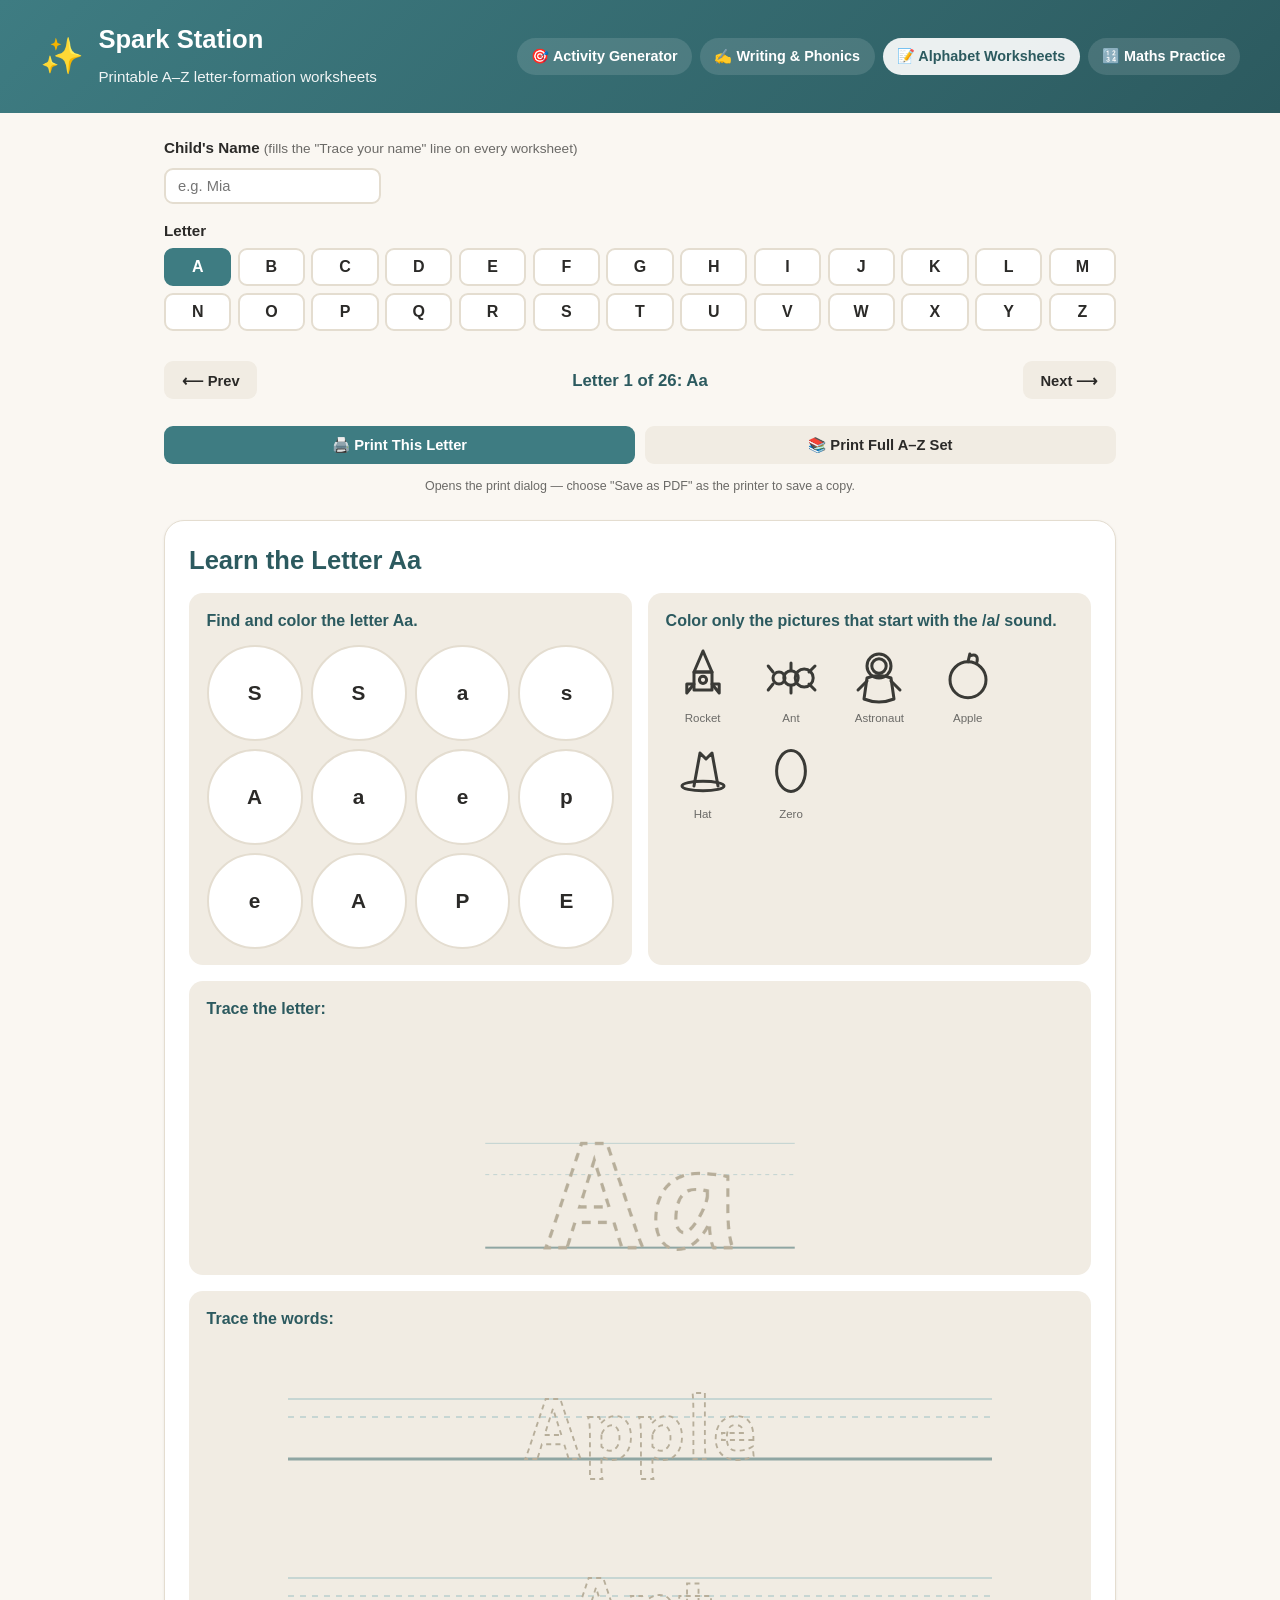
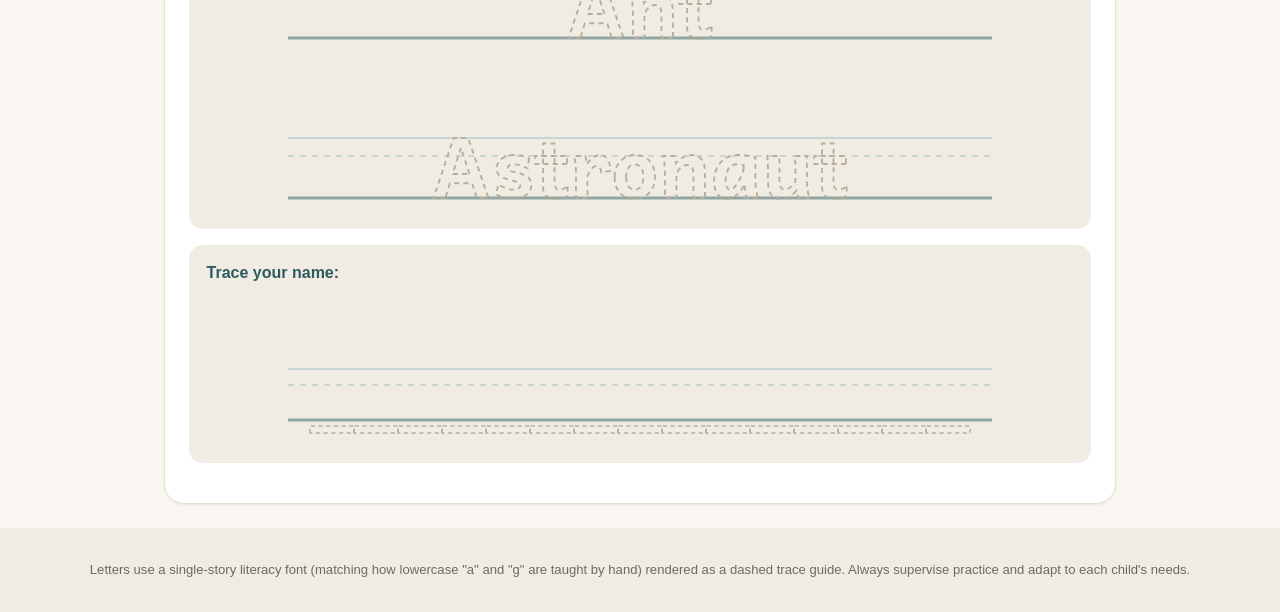
<file: alphabet-worksheets.html>
<!DOCTYPE html>
<html lang="en">
<head>
  <meta charset="UTF-8" />
  <meta name="viewport" content="width=device-width, initial-scale=1.0" />
  <title>Spark Station — Alphabet Worksheets</title>
  <meta name="description" content="Printable A-Z letter-formation worksheets with a find-the-letter grid, sound pictures, trace-the-letter and trace-the-words practice, and an editable trace-your-name line." />
  <link rel="preconnect" href="https://fonts.googleapis.com" />
  <link rel="preconnect" href="https://fonts.gstatic.com" crossorigin />
  <link href="https://fonts.googleapis.com/css2?family=Andika:wght@400;700&display=swap" rel="stylesheet" />
  <link rel="stylesheet" href="css/styles.css" />
</head>
<body class="writing-page">

  <header class="site-header">
    <div class="header-inner">
      <div class="brand">
        <span class="brand-emoji" aria-hidden="true">✨</span>
        <div>
          <h1>Spark Station</h1>
          <p class="tagline">Printable A–Z letter-formation worksheets</p>
        </div>
      </div>
      <nav class="site-nav" aria-label="Site sections">
        <a href="index.html" class="nav-link">🎯 Activity Generator</a>
        <a href="writing.html" class="nav-link">✍️ Writing &amp; Phonics</a>
        <a href="alphabet-worksheets.html" class="nav-link active">📝 Alphabet Worksheets</a>
        <a href="maths-worksheets.html" class="nav-link">🔢 Maths Practice</a>
      </nav>
    </div>
  </header>

  <main class="writing-main">

    <div class="control-group">
      <label class="control-label" for="child-name-input">Child's Name <span class="control-sublabel">(fills the "Trace your name" line on every worksheet)</span></label>
      <input type="text" id="child-name-input" class="select-input ws-name-input" placeholder="e.g. Mia" maxlength="24" />
    </div>

    <div class="control-group">
      <h2 class="control-label">Letter</h2>
      <div id="letter-nav" class="letter-nav"></div>
    </div>

    <div class="ws-toolbar">
      <button type="button" id="ws-prev" class="btn btn-secondary">⟵ Prev</button>
      <p id="ws-current-label" class="ws-current-label">Letter 1 of 26: Aa</p>
      <button type="button" id="ws-next" class="btn btn-secondary">Next ⟶</button>
    </div>

    <div class="ws-print-actions">
      <button type="button" id="ws-print-current" class="btn btn-primary btn-print">🖨️ Print This Letter</button>
      <button type="button" id="ws-print-all" class="btn btn-secondary btn-print">📚 Print Full A–Z Set</button>
      <p class="print-hint">Opens the print dialog — choose "Save as PDF" as the printer to save a copy.</p>
    </div>

    <div id="worksheet-preview" class="worksheet-preview"></div>
  </main>

  <footer class="site-footer">
    <p>Letters use a single-story literacy font (matching how lowercase "a" and "g" are taught by hand) rendered as a dashed trace guide. Always supervise practice and adapt to each child's needs.</p>
  </footer>

  <div id="print-sheet" class="print-sheet" aria-hidden="true"></div>

  <script src="js/alphabet-data.js"></script>
  <script src="js/coloring-icons.js"></script>
  <script src="js/alphabet-worksheets.js"></script>
</body>
</html>
</file>
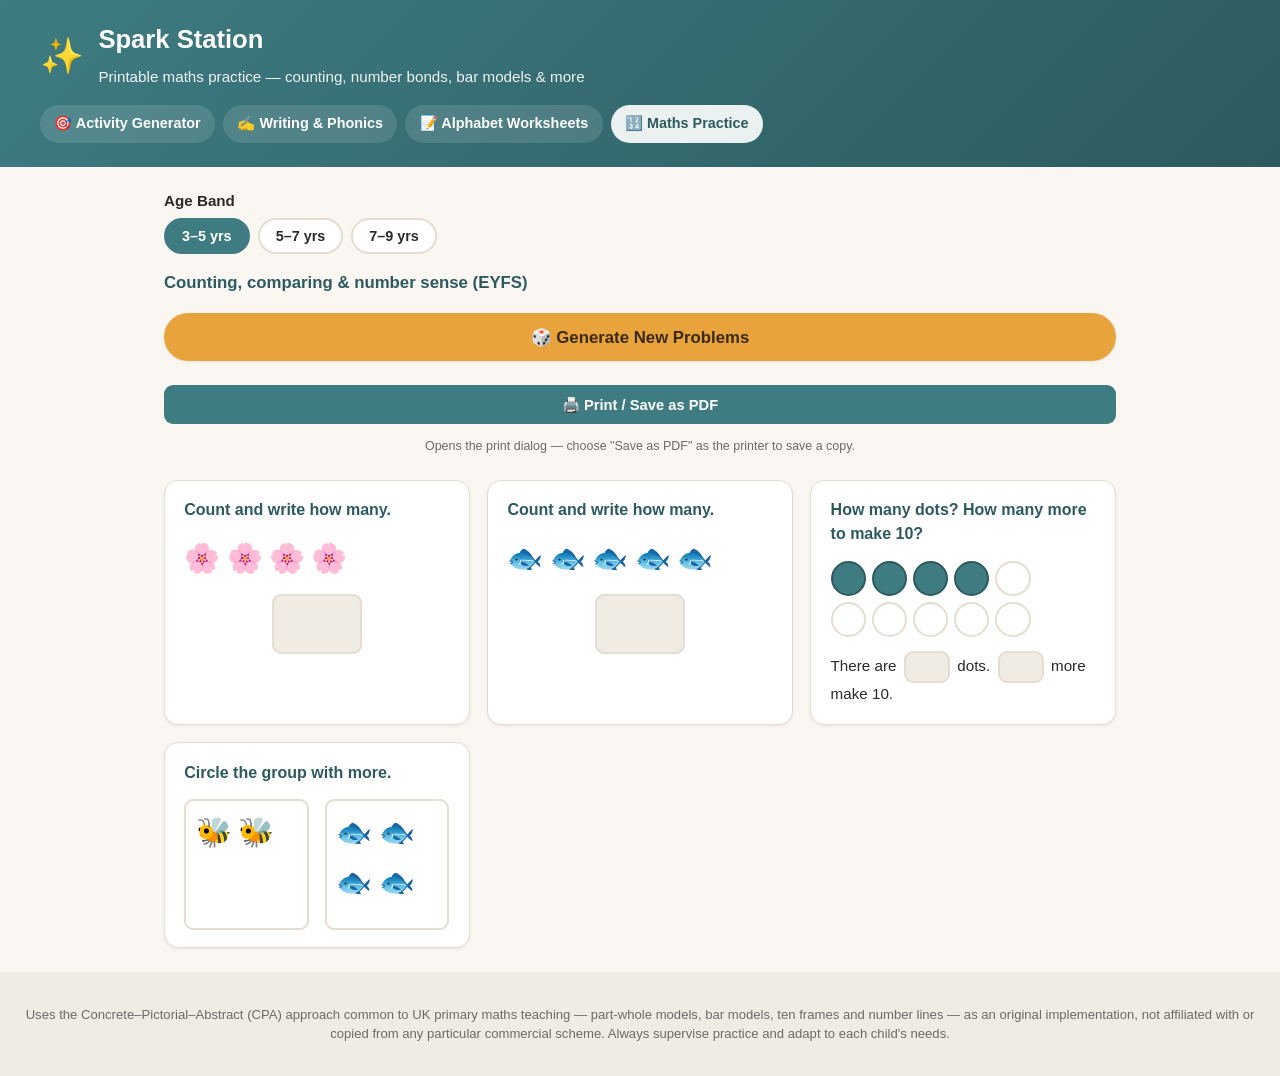
<file: maths-worksheets.html>
<!DOCTYPE html>
<html lang="en">
<head>
  <meta charset="UTF-8" />
  <meta name="viewport" content="width=device-width, initial-scale=1.0" />
  <title>Spark Station — Maths Practice</title>
  <meta name="description" content="Printable CPA-style maths practice — part-whole models, bar models, ten frames, number lines, arrays and fractions — for EYFS through KS1." />
  <link rel="stylesheet" href="css/styles.css" />
</head>
<body class="writing-page">

  <header class="site-header">
    <div class="header-inner">
      <div class="brand">
        <span class="brand-emoji" aria-hidden="true">✨</span>
        <div>
          <h1>Spark Station</h1>
          <p class="tagline">Printable maths practice — counting, number bonds, bar models &amp; more</p>
        </div>
      </div>
      <nav class="site-nav" aria-label="Site sections">
        <a href="index.html" class="nav-link">🎯 Activity Generator</a>
        <a href="writing.html" class="nav-link">✍️ Writing &amp; Phonics</a>
        <a href="alphabet-worksheets.html" class="nav-link">📝 Alphabet Worksheets</a>
        <a href="maths-worksheets.html" class="nav-link active">🔢 Maths Practice</a>
      </nav>
    </div>
  </header>

  <main class="writing-main">

    <div class="control-group">
      <h2 class="control-label">Age Band</h2>
      <div id="maths-age-toggle" class="toggle-group">
        <button type="button" class="toggle-btn active" data-age="3-5">3–5 yrs</button>
        <button type="button" class="toggle-btn" data-age="5-7">5–7 yrs</button>
        <button type="button" class="toggle-btn" data-age="7-9">7–9 yrs</button>
      </div>
      <p id="maths-band-label" class="ws-current-label"></p>
    </div>

    <div class="ws-print-actions">
      <button type="button" id="maths-generate" class="btn btn-generate">🎲 Generate New Problems</button>
    </div>
    <div class="ws-print-actions">
      <button type="button" id="maths-print" class="btn btn-primary btn-print">🖨️ Print / Save as PDF</button>
      <p class="print-hint">Opens the print dialog — choose "Save as PDF" as the printer to save a copy.</p>
    </div>

    <div id="maths-preview" class="maths-preview"></div>
  </main>

  <footer class="site-footer">
    <p>Uses the Concrete–Pictorial–Abstract (CPA) approach common to UK primary maths teaching — part-whole models, bar models, ten frames and number lines — as an original implementation, not affiliated with or copied from any particular commercial scheme. Always supervise practice and adapt to each child's needs.</p>
  </footer>

  <div id="print-sheet" class="print-sheet" aria-hidden="true"></div>

  <script src="js/maths-worksheets.js"></script>
</body>
</html>
</file>
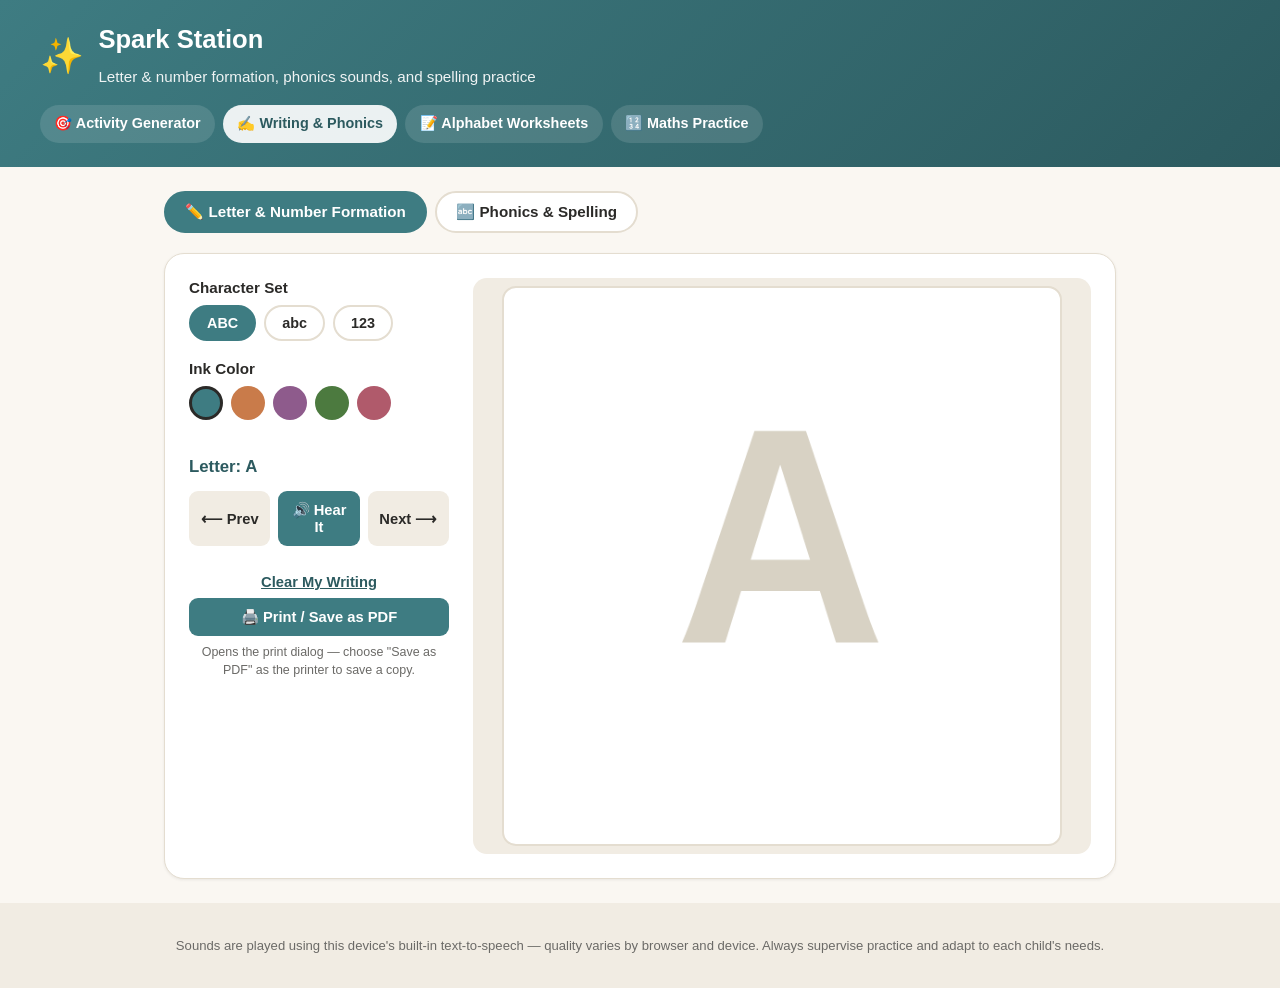
<file: writing.html>
<!DOCTYPE html>
<html lang="en">
<head>
  <meta charset="UTF-8" />
  <meta name="viewport" content="width=device-width, initial-scale=1.0" />
  <title>Spark Station — Writing &amp; Phonics</title>
  <meta name="description" content="Letter and number formation tracing, plus phonics sound-out and spelling practice for early learners." />
  <link rel="preconnect" href="https://fonts.googleapis.com" />
  <link rel="preconnect" href="https://fonts.gstatic.com" crossorigin />
  <link href="https://fonts.googleapis.com/css2?family=Andika:wght@400;700&display=swap" rel="stylesheet" />
  <link rel="stylesheet" href="css/styles.css" />
</head>
<body class="writing-page">

  <header class="site-header">
    <div class="header-inner">
      <div class="brand">
        <span class="brand-emoji" aria-hidden="true">✨</span>
        <div>
          <h1>Spark Station</h1>
          <p class="tagline">Letter &amp; number formation, phonics sounds, and spelling practice</p>
        </div>
      </div>
      <nav class="site-nav" aria-label="Site sections">
        <a href="index.html" class="nav-link">🎯 Activity Generator</a>
        <a href="writing.html" class="nav-link active">✍️ Writing &amp; Phonics</a>
        <a href="alphabet-worksheets.html" class="nav-link">📝 Alphabet Worksheets</a>
        <a href="maths-worksheets.html" class="nav-link">🔢 Maths Practice</a>
      </nav>
    </div>
  </header>

  <main class="writing-main">

    <p id="speech-notice" class="speech-notice" hidden>
      🔈 This browser doesn't support spoken sounds — tracing and spelling still work, just without audio.
    </p>

    <div class="mode-tabs" role="tablist" aria-label="Writing practice mode">
      <button type="button" class="mode-tab active" data-tab="trace" role="tab">✏️ Letter &amp; Number Formation</button>
      <button type="button" class="mode-tab" data-tab="phonics" role="tab">🔤 Phonics &amp; Spelling</button>
    </div>

    <section id="panel-trace" class="mode-panel" role="tabpanel">
      <div class="trace-layout">
        <div class="trace-controls">
          <div class="control-group">
            <h2 class="control-label">Character Set</h2>
            <div class="toggle-group">
              <button type="button" id="trace-set-upper" class="toggle-btn trace-set-btn active">ABC</button>
              <button type="button" id="trace-set-lower" class="toggle-btn trace-set-btn">abc</button>
              <button type="button" id="trace-set-numbers" class="toggle-btn trace-set-btn">123</button>
            </div>
          </div>

          <div class="control-group">
            <h2 class="control-label">Ink Color</h2>
            <div class="color-swatches">
              <button type="button" class="color-swatch active" data-color="#3E7C82" style="--sw-color:#3E7C82" aria-label="Teal"></button>
              <button type="button" class="color-swatch" data-color="#C97B4A" style="--sw-color:#C97B4A" aria-label="Orange"></button>
              <button type="button" class="color-swatch" data-color="#8E5B8C" style="--sw-color:#8E5B8C" aria-label="Purple"></button>
              <button type="button" class="color-swatch" data-color="#4C7A3F" style="--sw-color:#4C7A3F" aria-label="Green"></button>
              <button type="button" class="color-swatch" data-color="#B05A6B" style="--sw-color:#B05A6B" aria-label="Pink"></button>
            </div>
          </div>

          <p id="trace-current-label" class="trace-current-label">Letter: A</p>
          <p id="trace-rhyme" class="trace-rhyme" hidden></p>

          <div class="trace-action-row">
            <button type="button" id="trace-prev" class="btn btn-secondary">⟵ Prev</button>
            <button type="button" id="trace-hear" class="btn btn-primary">🔊 Hear It</button>
            <button type="button" id="trace-next" class="btn btn-secondary">Next ⟶</button>
          </div>
          <button type="button" id="trace-clear" class="btn btn-text-wide">Clear My Writing</button>
          <button type="button" id="trace-print" class="btn btn-primary btn-print">🖨️ Print / Save as PDF</button>
          <p class="print-hint">Opens the print dialog — choose "Save as PDF" as the printer to save a copy.</p>
        </div>

        <div class="trace-canvas-wrap">
          <canvas id="trace-canvas" width="600" height="600"></canvas>
        </div>
      </div>
    </section>

    <section id="panel-phonics" class="mode-panel" role="tabpanel" hidden>
      <div class="phonics-layout">
        <div class="control-group">
          <h2 class="control-label">Age Band</h2>
          <div id="phonics-age-toggle" class="toggle-group">
            <button type="button" class="toggle-btn active" data-age="3-5">3–5 yrs</button>
            <button type="button" class="toggle-btn" data-age="5-7">5–7 yrs</button>
            <button type="button" class="toggle-btn" data-age="7-9">7–9 yrs</button>
          </div>
        </div>

        <div class="phonics-word-actions">
          <button type="button" id="phonics-hear-word" class="btn btn-secondary">🔊 Hear Word</button>
          <button type="button" id="phonics-sound-out" class="btn btn-primary">🗣️ Sound It Out</button>
          <button type="button" id="phonics-new-word" class="btn btn-secondary">🔁 New Word</button>
        </div>

        <div id="phonics-blanks" class="phonics-blanks"></div>

        <p id="phonics-celebrate" class="phonics-celebrate" hidden>🎉 Great spelling!</p>

        <div id="phonics-tiles" class="phonics-tiles"></div>

        <div id="phonics-done-actions" class="phonics-done-actions" hidden>
          <button type="button" id="phonics-print" class="btn btn-primary btn-print">🖨️ Print / Save as PDF</button>
          <p class="print-hint">Opens the print dialog — choose "Save as PDF" as the printer to save a copy.</p>
        </div>

        <button type="button" id="phonics-write-btn" class="btn btn-text-wide">✏️ Practice Writing This Word</button>
      </div>
    </section>
  </main>

  <footer class="site-footer">
    <p>Sounds are played using this device's built-in text-to-speech — quality varies by browser and device. Always supervise practice and adapt to each child's needs.</p>
  </footer>

  <div id="print-sheet" class="print-sheet" aria-hidden="true"></div>

  <script src="js/writing-data.js"></script>
  <script src="js/writing.js"></script>
</body>
</html>
</file>
<file: css/styles.css>
/* Spark Station — calm, high-contrast, low-motion styling suited to
   classrooms working with sensory-sensitive and ADHD kids (the teacher
   using this app, not the kids, but the palette stays gentle regardless). */

:root {
  --bg: #FAF7F2;
  --surface: #FFFFFF;
  --surface-alt: #F1ECE3;
  --ink: #2B2A28;
  --muted: #6B6A67;
  --border: #E4DDD0;
  --primary: #3E7C82;
  --primary-dark: #2C5A5F;
  --primary-contrast: #FFFFFF;
  --accent: #E8A33D;
  --danger: #B0504A;
  --radius-lg: 20px;
  --radius-md: 14px;
  --radius-sm: 9px;
  --shadow-sm: 0 1px 3px rgba(43, 42, 40, 0.08);
  --shadow-md: 0 6px 20px rgba(43, 42, 40, 0.10);
  --font: -apple-system, BlinkMacSystemFont, "Segoe UI", Roboto, Helvetica, Arial, sans-serif;
}

* { box-sizing: border-box; }

html, body {
  margin: 0;
  padding: 0;
}

body {
  font-family: var(--font);
  background: var(--bg);
  color: var(--ink);
  line-height: 1.5;
  display: grid;
  grid-template-columns: 1fr 340px;
  grid-template-areas:
    "header header"
    "main aside"
    "footer footer";
  min-height: 100vh;
}

@media (max-width: 900px) {
  body {
    grid-template-columns: 1fr;
    grid-template-areas:
      "header"
      "main"
      "aside"
      "footer";
  }
}

h1, h2, h3, h4 { margin: 0 0 0.4em; line-height: 1.25; }

/* ---------- Header ---------- */
.site-header {
  grid-area: header;
  background: linear-gradient(135deg, var(--primary), var(--primary-dark));
  color: var(--primary-contrast);
  padding: 1.5rem 1.5rem;
}

.header-inner {
  max-width: 1200px;
  margin: 0 auto;
  display: flex;
  align-items: center;
  justify-content: space-between;
  flex-wrap: wrap;
  gap: 1rem;
}

.site-nav { display: flex; gap: 0.5rem; flex-wrap: wrap; }
.nav-link {
  color: var(--primary-contrast);
  text-decoration: none;
  font-weight: 600;
  font-size: 0.9rem;
  padding: 0.5rem 0.9rem;
  border-radius: 999px;
  background: rgba(255, 255, 255, 0.12);
  transition: background 0.15s ease;
  white-space: nowrap;
}
.nav-link:hover { background: rgba(255, 255, 255, 0.22); }
.nav-link.active { background: rgba(255, 255, 255, 0.9); color: var(--primary-dark); }

.brand { display: flex; align-items: center; gap: 0.9rem; }
.brand-emoji { font-size: 2.2rem; }
.brand h1 { font-size: 1.6rem; }
.tagline { margin: 0.15rem 0 0; opacity: 0.92; font-size: 0.95rem; }

/* ---------- Main layout ---------- */
.app-main {
  grid-area: main;
  padding: 1.5rem;
  max-width: 1200px;
}

.controls-panel {
  background: var(--surface);
  border: 1px solid var(--border);
  border-radius: var(--radius-lg);
  padding: 1.25rem 1.5rem 1.5rem;
  box-shadow: var(--shadow-sm);
  margin-bottom: 1.5rem;
}

.control-group { margin-bottom: 1.1rem; }
.control-group:last-of-type { margin-bottom: 1.4rem; }

.control-label {
  font-size: 0.95rem;
  font-weight: 700;
  color: var(--ink);
  margin-bottom: 0.5rem;
  display: block;
}
.control-sublabel { font-weight: 400; color: var(--muted); font-size: 0.85rem; }

.control-row {
  display: flex;
  flex-wrap: wrap;
  gap: 1.5rem;
  align-items: center;
}

.toggle-group, .chip-group {
  display: flex;
  flex-wrap: wrap;
  gap: 0.5rem;
}

.toggle-btn {
  border: 2px solid var(--border);
  background: var(--surface);
  color: var(--ink);
  padding: 0.5rem 1rem;
  border-radius: 999px;
  font-size: 0.9rem;
  font-weight: 600;
  cursor: pointer;
  transition: background 0.15s ease, border-color 0.15s ease, color 0.15s ease, transform 0.1s ease;
}
.toggle-btn:hover { border-color: var(--primary); transform: translateY(-1px); }
.toggle-btn.active {
  background: var(--primary);
  border-color: var(--primary);
  color: var(--primary-contrast);
}

.chip {
  border: 2px solid var(--chip-color, var(--border));
  background: var(--surface);
  color: var(--ink);
  padding: 0.45rem 0.9rem;
  border-radius: 999px;
  font-size: 0.88rem;
  font-weight: 600;
  cursor: pointer;
  display: inline-flex;
  align-items: center;
  gap: 0.35rem;
  transition: background 0.15s ease, color 0.15s ease, transform 0.1s ease;
}
.chip:hover { transform: translateY(-1px); }
.chip.active {
  background: var(--chip-color, var(--primary));
  color: #fff;
}
.chip-benefit { --chip-color: var(--accent); }
.chip-emoji { font-size: 1rem; }

.select-input {
  border: 2px solid var(--border);
  border-radius: var(--radius-sm);
  padding: 0.5rem 0.75rem;
  font-size: 0.92rem;
  font-family: inherit;
  color: var(--ink);
  background: var(--surface);
}

.checkbox-label {
  display: inline-flex;
  align-items: center;
  gap: 0.5rem;
  font-size: 0.92rem;
  font-weight: 600;
  cursor: pointer;
}
.checkbox-label input { width: 18px; height: 18px; accent-color: var(--primary); cursor: pointer; }

.btn {
  border: none;
  border-radius: var(--radius-sm);
  padding: 0.65rem 1.1rem;
  font-size: 0.92rem;
  font-weight: 700;
  font-family: inherit;
  cursor: pointer;
  transition: background 0.15s ease, transform 0.1s ease, box-shadow 0.15s ease;
}
.btn:disabled { opacity: 0.45; cursor: not-allowed; }

.btn-generate {
  background: var(--accent);
  color: #3A2A0E;
  font-size: 1.05rem;
  padding: 0.85rem 1.5rem;
  border-radius: 999px;
  box-shadow: var(--shadow-sm);
  width: 100%;
}
.btn-generate:hover { transform: translateY(-1px); box-shadow: var(--shadow-md); }

.btn-primary { background: var(--primary); color: #fff; }
.btn-primary:hover { background: var(--primary-dark); }

.btn-secondary { background: var(--surface-alt); color: var(--ink); }
.btn-secondary:hover { background: var(--border); }

.btn-added { background: #E4F1E0; color: #2F5A28; }

.btn-text { background: transparent; color: var(--danger); font-weight: 600; }
.btn-text:hover { text-decoration: underline; }

/* ---------- Results ---------- */
.results-grid {
  display: grid;
  grid-template-columns: repeat(auto-fill, minmax(270px, 1fr));
  gap: 1.1rem;
}

.empty-state {
  background: var(--surface);
  border: 1px dashed var(--border);
  border-radius: var(--radius-md);
  padding: 2rem;
  text-align: center;
  color: var(--muted);
}

.activity-card {
  background: var(--surface);
  border: 1px solid var(--border);
  border-top: 5px solid var(--card-color, var(--primary));
  border-radius: var(--radius-md);
  padding: 1.1rem 1.2rem 1.3rem;
  box-shadow: var(--shadow-sm);
  display: flex;
  flex-direction: column;
  transition: box-shadow 0.15s ease, transform 0.15s ease;
}
.activity-card:hover { box-shadow: var(--shadow-md); transform: translateY(-2px); }

.card-top {
  display: flex;
  align-items: center;
  justify-content: space-between;
  margin-bottom: 0.5rem;
}

.card-category {
  font-size: 0.82rem;
  font-weight: 700;
  color: var(--card-color, var(--primary));
  text-transform: uppercase;
  letter-spacing: 0.02em;
}

.icon-btn {
  border: none;
  background: var(--surface-alt);
  color: var(--ink);
  width: 32px;
  height: 32px;
  border-radius: 999px;
  cursor: pointer;
  font-size: 1rem;
  display: inline-flex;
  align-items: center;
  justify-content: center;
  transition: background 0.15s ease, transform 0.2s ease;
}
.icon-btn:hover { background: var(--border); }
.refresh-btn:active { transform: rotate(180deg); }

.card-title { font-size: 1.15rem; margin-bottom: 0.55rem; }

.card-badges { display: flex; flex-wrap: wrap; gap: 0.4rem; margin-bottom: 0.6rem; }
.badge {
  background: var(--surface-alt);
  color: var(--ink);
  font-size: 0.78rem;
  font-weight: 600;
  padding: 0.25rem 0.6rem;
  border-radius: 999px;
}
.badge-dex { background: #E4F1E0; color: #2F5A28; }

.card-benefits-label {
  font-size: 0.76rem;
  font-weight: 700;
  text-transform: uppercase;
  letter-spacing: 0.03em;
  color: var(--muted);
  margin: 0.3rem 0 0.3rem;
}
.card-benefits { display: flex; flex-wrap: wrap; gap: 0.35rem; margin-bottom: 0.7rem; }
.pill {
  background: #FDF3E3;
  color: #8A5A12;
  border: 1px solid #F1D9A8;
  font-size: 0.76rem;
  font-weight: 600;
  padding: 0.2rem 0.55rem;
  border-radius: 999px;
  cursor: default;
}

.card-materials {
  font-size: 0.85rem;
  color: var(--muted);
  margin: 0 0 0.9rem;
  flex-grow: 1;
}

.card-actions { display: flex; gap: 0.5rem; flex-wrap: wrap; }
.card-actions .btn { flex: 1; min-width: 120px; }

/* ---------- Plan drawer ---------- */
.plan-drawer {
  grid-area: aside;
  background: var(--surface);
  border-left: 1px solid var(--border);
  padding: 1.5rem 1.25rem;
  position: sticky;
  top: 0;
  align-self: start;
  height: 100vh;
  overflow-y: auto;
}

@media (max-width: 900px) {
  .plan-drawer { border-left: none; border-top: 1px solid var(--border); position: static; height: auto; }
}

.plan-header { display: flex; align-items: center; gap: 0.5rem; margin-bottom: 1rem; }
.plan-count-badge {
  background: var(--primary);
  color: #fff;
  font-size: 0.8rem;
  font-weight: 700;
  padding: 0.1rem 0.55rem;
  border-radius: 999px;
}

.plan-list { list-style: none; margin: 0 0 1.2rem; padding: 0; display: flex; flex-direction: column; gap: 0.5rem; }
.plan-empty { color: var(--muted); font-size: 0.88rem; }

.plan-item {
  display: flex;
  align-items: center;
  gap: 0.5rem;
  background: var(--surface-alt);
  border-radius: var(--radius-sm);
  padding: 0.55rem 0.7rem;
  font-size: 0.88rem;
}
.plan-item-emoji { flex-shrink: 0; }
.plan-item-title { flex-grow: 1; font-weight: 600; }
.plan-item-benefits { flex-shrink: 0; font-size: 0.85rem; }
.plan-item-duration { flex-shrink: 0; color: var(--muted); font-size: 0.8rem; }
.plan-remove-btn { width: 24px; height: 24px; font-size: 0.8rem; flex-shrink: 0; }

.plan-actions { display: flex; flex-direction: column; gap: 0.5rem; }

/* ---------- Footer ---------- */
.site-footer {
  grid-area: footer;
  background: var(--surface-alt);
  color: var(--muted);
  font-size: 0.82rem;
  padding: 1.2rem 1.5rem;
  text-align: center;
}

/* ---------- Modal ---------- */
.modal-backdrop {
  position: fixed;
  inset: 0;
  background: rgba(43, 42, 40, 0.55);
  display: flex;
  align-items: center;
  justify-content: center;
  padding: 1.5rem;
  z-index: 100;
}
.modal-backdrop[hidden] { display: none; }

.modal {
  background: var(--surface);
  border-radius: var(--radius-lg);
  max-width: 620px;
  width: 100%;
  max-height: 88vh;
  overflow-y: auto;
  padding: 1.75rem 2rem 2rem;
  position: relative;
  box-shadow: 0 20px 60px rgba(0,0,0,0.25);
}

.modal-close {
  position: absolute;
  top: 1rem;
  right: 1rem;
  border: none;
  background: var(--surface-alt);
  width: 34px;
  height: 34px;
  border-radius: 999px;
  font-size: 1rem;
  cursor: pointer;
}
.modal-close:hover { background: var(--border); }

.modal-category {
  display: inline-block;
  font-weight: 700;
  font-size: 0.85rem;
  color: var(--card-color, var(--primary));
  text-transform: uppercase;
  letter-spacing: 0.02em;
  margin-bottom: 0.4rem;
}

.modal-body h2 { font-size: 1.5rem; margin-bottom: 0.7rem; }
.modal-body h4 { margin-top: 1.4rem; margin-bottom: 0.4rem; font-size: 1rem; color: var(--primary-dark); }
.modal-body ul, .modal-body ol { margin: 0; padding-left: 1.3rem; }
.modal-body li { margin-bottom: 0.35rem; }
.modal-body p { margin: 0.3rem 0; }

.safety-list li { color: #7A3A34; }
.tips-list li { color: var(--primary-dark); }
.benefits-list li { color: #8A5A12; }

.modal-actions { margin-top: 1.6rem; }
.modal-actions .btn { width: 100%; }

body.modal-open { overflow: hidden; }

/* ---------- Reduced motion ---------- */
@media (prefers-reduced-motion: reduce) {
  * { transition: none !important; animation: none !important; }
}

/* ---------- Print (Weekly Plan — full activity details) ---------- */
.print-activity {
  break-inside: avoid;
  margin-bottom: 2rem;
  padding-bottom: 1.5rem;
  border-bottom: 1px solid #ccc;
}
.print-activity:last-child { border-bottom: none; }

/* ==================== Writing & Phonics page ==================== */

.writing-page { display: block; }

.writing-main {
  max-width: 1000px;
  margin: 0 auto;
  padding: 1.5rem;
}

.speech-notice {
  background: #FDF3E3;
  border: 1px solid #F1D9A8;
  color: #8A5A12;
  border-radius: var(--radius-sm);
  padding: 0.75rem 1rem;
  font-size: 0.88rem;
  margin: 0 0 1rem;
}

.mode-tabs {
  display: flex;
  gap: 0.5rem;
  margin-bottom: 1.25rem;
  flex-wrap: wrap;
}

.mode-tab {
  border: 2px solid var(--border);
  background: var(--surface);
  color: var(--ink);
  padding: 0.65rem 1.2rem;
  border-radius: 999px;
  font-size: 0.95rem;
  font-weight: 700;
  cursor: pointer;
  transition: background 0.15s ease, border-color 0.15s ease, color 0.15s ease;
}
.mode-tab.active { background: var(--primary); border-color: var(--primary); color: #fff; }

.mode-panel[hidden] { display: none; }

.btn-text-wide {
  background: transparent;
  color: var(--primary-dark);
  font-weight: 600;
  text-decoration: underline;
  padding: 0.5rem;
  width: 100%;
  text-align: center;
  margin-top: 0.75rem;
}
.btn-text-wide:hover { color: var(--danger); }

/* ---- Tracing ---- */

.trace-layout {
  background: var(--surface);
  border: 1px solid var(--border);
  border-radius: var(--radius-lg);
  padding: 1.5rem;
  box-shadow: var(--shadow-sm);
  display: grid;
  grid-template-columns: 260px 1fr;
  gap: 1.5rem;
  align-items: start;
}

@media (max-width: 750px) {
  .trace-layout { grid-template-columns: 1fr; }
}

.trace-controls { display: flex; flex-direction: column; }

.color-swatches { display: flex; gap: 0.5rem; flex-wrap: wrap; }
.color-swatch {
  width: 34px;
  height: 34px;
  border-radius: 999px;
  border: 3px solid transparent;
  background: var(--sw-color);
  cursor: pointer;
  padding: 0;
}
.color-swatch.active { border-color: var(--ink); }

.trace-current-label {
  font-size: 1.05rem;
  font-weight: 700;
  color: var(--primary-dark);
  margin: 1rem 0 0.75rem;
}

.trace-rhyme {
  font-size: 0.95rem;
  font-style: italic;
  color: #8A5A12;
  background: #FDF3E3;
  border: 1px solid #F1D9A8;
  border-radius: var(--radius-sm);
  padding: 0.6rem 0.8rem;
  margin: 0 0 0.75rem;
}
.trace-rhyme[hidden] { display: none; }

.trace-action-row {
  display: flex;
  gap: 0.5rem;
  margin-bottom: 0.5rem;
}
.trace-action-row .btn { flex: 1; padding-left: 0.5rem; padding-right: 0.5rem; }

.trace-canvas-wrap {
  display: flex;
  justify-content: center;
  align-items: center;
  background: var(--surface-alt);
  border-radius: var(--radius-md);
  padding: 0.5rem;
}

#trace-canvas {
  width: 100%;
  max-width: 560px;
  aspect-ratio: 1 / 1;
  background: #fff;
  border-radius: var(--radius-md);
  border: 2px solid var(--border);
  cursor: crosshair;
  touch-action: none;
}

/* ---- Phonics & Spelling ---- */

.phonics-layout {
  background: var(--surface);
  border: 1px solid var(--border);
  border-radius: var(--radius-lg);
  padding: 1.5rem;
  box-shadow: var(--shadow-sm);
}

.phonics-word-actions {
  display: flex;
  gap: 0.5rem;
  flex-wrap: wrap;
  margin: 1rem 0 1.5rem;
}
.phonics-word-actions .btn { flex: 1; min-width: 140px; }

.phonics-blanks {
  display: flex;
  justify-content: center;
  gap: 0.6rem;
  flex-wrap: wrap;
  margin-bottom: 1.5rem;
}

.phonics-blank {
  width: 56px;
  height: 64px;
  border-bottom: 4px solid var(--primary);
  background: var(--surface-alt);
  border-radius: var(--radius-sm) var(--radius-sm) 4px 4px;
  display: flex;
  align-items: center;
  justify-content: center;
  font-size: 2rem;
  font-weight: 800;
  color: var(--primary-dark);
}
.phonics-blank.filled { background: #E4F1E0; border-color: #4C7A3F; }

.phonics-celebrate {
  text-align: center;
  font-size: 1.3rem;
  font-weight: 700;
  color: #2F5A28;
  margin-bottom: 1.25rem;
}

.phonics-tiles {
  display: flex;
  justify-content: center;
  gap: 0.6rem;
  flex-wrap: wrap;
}

.phonics-tile {
  width: 56px;
  height: 56px;
  border-radius: var(--radius-sm);
  border: 2px solid var(--accent);
  background: #FDF3E3;
  color: #8A5A12;
  font-size: 1.6rem;
  font-weight: 800;
  cursor: pointer;
  transition: transform 0.1s ease, background 0.15s ease;
}
.phonics-tile:hover:not(:disabled) { transform: translateY(-2px); }
.phonics-tile:disabled,
.phonics-tile.used {
  opacity: 0;
  pointer-events: none;
}
.phonics-tile.shake {
  animation: tile-shake 0.4s ease;
  background: #FBE4E1;
  border-color: var(--danger);
}

@keyframes tile-shake {
  0%, 100% { transform: translateX(0); }
  25% { transform: translateX(-6px); }
  75% { transform: translateX(6px); }
}

@media (prefers-reduced-motion: reduce) {
  .phonics-tile.shake { animation: none; }
}

.phonics-done-actions[hidden] { display: none; }
.phonics-done-actions { text-align: center; margin-bottom: 1rem; }

.btn-print { width: 100%; }
.print-hint {
  text-align: center;
  font-size: 0.78rem;
  color: var(--muted);
  margin: 0.4rem 0 0;
}

/* ---- Printable work sheet (Writing & Phonics) ---- */

.print-sheet { display: none; }

.print-sheet-inner { padding: 1rem; color: #1a1a1a; }
.print-sheet-brand { font-size: 0.95rem; font-weight: 700; color: #444; }
.print-sheet-inner h2 { font-size: 1.6rem; margin: 0.4rem 0 1.2rem; }
.print-meta {
  display: flex;
  gap: 2.5rem;
  font-size: 1.05rem;
  margin-bottom: 2rem;
  padding-bottom: 0.75rem;
  border-bottom: 1px solid #ccc;
}
.print-sheet-image-wrap { text-align: center; }
.print-sheet-image-wrap img {
  max-width: 100%;
  width: 420px;
  border: 2px solid #333;
  border-radius: 12px;
}
.print-rhyme { font-style: italic; font-size: 1.05rem; margin-top: 0.75rem; }
.print-word-display {
  text-align: center;
  font-size: 4.5rem;
  font-weight: 800;
  letter-spacing: 0.1em;
  border: 3px solid #333;
  border-radius: 16px;
  padding: 1.5rem;
  margin: 0 auto;
  max-width: 500px;
}

@media print {
  body > *:not(#print-sheet) { display: none !important; }
  #print-sheet { display: block !important; }
}

/* ==================== Alphabet Worksheets page ==================== */

.ws-name-input { max-width: 320px; }

.letter-nav {
  display: grid;
  grid-template-columns: repeat(13, 1fr);
  gap: 0.4rem;
}
@media (max-width: 700px) {
  .letter-nav { grid-template-columns: repeat(7, 1fr); }
}

.letter-nav-btn {
  border: 2px solid var(--border);
  background: var(--surface);
  color: var(--ink);
  border-radius: var(--radius-sm);
  padding: 0.5rem 0;
  font-size: 1rem;
  font-weight: 700;
  cursor: pointer;
  transition: background 0.15s ease, border-color 0.15s ease, color 0.15s ease;
}
.letter-nav-btn:hover { border-color: var(--primary); }
.letter-nav-btn.active { background: var(--primary); border-color: var(--primary); color: #fff; }

.ws-toolbar {
  display: flex;
  align-items: center;
  justify-content: space-between;
  gap: 1rem;
  margin: 1.25rem 0 1rem;
}
.ws-current-label { font-weight: 700; color: var(--primary-dark); font-size: 1.05rem; }

.ws-print-actions {
  display: flex;
  flex-wrap: wrap;
  gap: 0.6rem;
  align-items: center;
  margin-bottom: 1.5rem;
}
.ws-print-actions .btn { flex: 1; min-width: 200px; }
.ws-print-actions .print-hint { flex-basis: 100%; margin: 0.2rem 0 0; }

.worksheet-preview { display: flex; flex-direction: column; gap: 1.5rem; }

.worksheet-page {
  background: var(--surface);
  border: 1px solid var(--border);
  border-radius: var(--radius-lg);
  padding: 1.5rem;
  box-shadow: var(--shadow-sm);
}

.worksheet-title { font-size: 1.6rem; margin-bottom: 1rem; color: var(--primary-dark); }

.worksheet-row {
  display: grid;
  grid-template-columns: 1fr 1fr;
  gap: 1rem;
  margin-bottom: 1rem;
}
@media (max-width: 700px) {
  .worksheet-row { grid-template-columns: 1fr; }
}

.worksheet-box {
  background: var(--surface-alt);
  border-radius: var(--radius-md);
  padding: 1rem 1.1rem;
  margin-bottom: 1rem;
}
.worksheet-row .worksheet-box { margin-bottom: 0; }

.worksheet-label { font-weight: 700; color: var(--primary-dark); margin: 0 0 0.75rem; }
.worksheet-note { font-size: 0.82rem; color: var(--muted); font-style: italic; margin-top: 0.6rem; }

.ws-grid {
  display: grid;
  grid-template-columns: repeat(4, 1fr);
  gap: 0.5rem;
}
.ws-grid-cell {
  background: var(--surface);
  border: 2px solid var(--border);
  border-radius: 999px;
  aspect-ratio: 1 / 1;
  display: flex;
  align-items: center;
  justify-content: center;
  font-size: 1.3rem;
  font-weight: 700;
  color: var(--ink);
}

.ws-pictures { display: flex; flex-wrap: wrap; gap: 0.9rem; }
.ws-picture { display: flex; flex-direction: column; align-items: center; gap: 0.3rem; width: 74px; }
.ws-picture-icon { width: 60px; height: 60px; display: block; }
.ws-icon-svg { width: 100%; height: 100%; overflow: visible; }
.ws-icon-svg * { fill: none; stroke: #3a3a36; stroke-width: 5; stroke-linecap: round; stroke-linejoin: round; }
.ws-icon-svg .dot { fill: #3a3a36; stroke: none; }
.ws-picture-label { font-size: 0.72rem; color: var(--muted); text-align: center; }

.ws-trace-img {
  display: block;
  max-width: 100%;
  height: auto;
  margin: 0 auto 0.6rem;
}
.ws-trace-img:last-child { margin-bottom: 0; }
.ws-trace-letter { max-width: 320px; }
.ws-trace-word, .ws-trace-name { max-width: 100%; }

@media print {
  .worksheet-page { break-after: page; break-inside: avoid; border: none; box-shadow: none; padding: 0.3rem 0; }
  .worksheet-page:last-child { break-after: auto; }
  .worksheet-title { font-size: 1.15rem; margin-bottom: 0.5rem; }
  .worksheet-row { gap: 0.5rem; margin-bottom: 0.5rem; }
  .worksheet-box { padding: 0.5rem 0.6rem; margin-bottom: 0.5rem; }
  .worksheet-label { margin-bottom: 0.3rem; font-size: 0.85rem; }
  .ws-grid { gap: 0.25rem; }
  .ws-grid-cell { font-size: 0.8rem; }
  .ws-pictures { gap: 0.5rem; }
  .ws-picture { width: 46px; }
  .ws-picture-icon { width: 36px; height: 36px; }
  .ws-picture-label { font-size: 0.58rem; }
  .worksheet-note { font-size: 0.7rem; margin-top: 0.3rem; }
  .ws-trace-letter { max-width: 150px; }
  .ws-trace-word, .ws-trace-name { max-width: none; max-height: 55px; width: auto; margin: 0 auto 0.25rem; }
  .ws-trace-img:last-child { margin-bottom: 0; }
}

/* ==================== Maths Practice page ==================== */

.maths-preview, .maths-print-grid {
  display: grid;
  grid-template-columns: repeat(auto-fill, minmax(260px, 1fr));
  gap: 1.1rem;
}

.maths-problem {
  background: var(--surface);
  border: 1px solid var(--border);
  border-radius: var(--radius-md);
  padding: 1.1rem 1.2rem;
  box-shadow: var(--shadow-sm);
  break-inside: avoid;
}

.maths-problem-label { font-weight: 700; color: var(--primary-dark); margin: 0 0 0.9rem; }

.mw-stem { margin-top: 0.9rem; font-size: 0.95rem; }

.mw-answer-box {
  display: block;
  width: 90px;
  height: 60px;
  border: 2px solid var(--border);
  border-radius: var(--radius-sm);
  background: var(--surface-alt);
  margin: 0 auto;
}
.mw-answer-box-inline { display: inline-block; width: 46px; height: 32px; vertical-align: middle; margin: 0 0.2rem; }
.mw-answer-box-wide { width: 140px; }

.mw-count-row { display: flex; flex-wrap: wrap; gap: 0.4rem; font-size: 1.8rem; margin-bottom: 0.9rem; }

.mw-compare-row { display: flex; gap: 1rem; }
.mw-compare-group {
  flex: 1;
  border: 2px solid var(--border);
  border-radius: var(--radius-sm);
  padding: 0.6rem;
  display: flex;
  flex-wrap: wrap;
  gap: 0.3rem;
  font-size: 1.5rem;
  align-content: flex-start;
}

.mw-ten-frame {
  display: grid;
  grid-template-columns: repeat(5, 1fr);
  gap: 6px;
  width: 200px;
  margin-bottom: 0.6rem;
}
.mw-tf-cell {
  aspect-ratio: 1 / 1;
  border: 2px solid var(--border);
  border-radius: 50%;
  background: var(--surface);
}
.mw-tf-cell.filled { background: var(--primary); border-color: var(--primary-dark); }

.mw-part-whole-svg { width: 190px; height: 145px; display: block; margin: 0 auto; }

.mw-bar-model { margin-bottom: 0.4rem; }
.mw-bar {
  background: #FDF3E3;
  border: 2px solid var(--accent);
  border-radius: var(--radius-sm);
  display: flex;
  align-items: center;
  justify-content: center;
  font-weight: 700;
  color: #8A5A12;
  min-height: 44px;
}
.mw-bar-total { margin-bottom: 6px; }
.mw-bar-row { display: flex; gap: 6px; }
.mw-bar-part { background: #E4F1E0; border-color: #4C7A3F; color: #2F5A28; }
.mw-bar-part-b { background: #E3EDF5; border-color: var(--primary); color: var(--primary-dark); }

.mw-number-line {
  display: flex;
  justify-content: space-between;
  border-top: 3px solid #333;
  padding-top: 10px;
  margin-top: 0.5rem;
  position: relative;
}
.mw-nl-tick { border-left: 2px solid #333; height: 10px; }
.mw-nl-num { position: relative; left: -6px; top: 12px; font-size: 0.7rem; color: var(--muted); white-space: nowrap; }

.mw-array { display: flex; flex-direction: column; gap: 6px; margin-bottom: 0.4rem; }
.mw-array-row { display: flex; gap: 6px; }
.mw-array-dot { width: 18px; height: 18px; border-radius: 50%; background: var(--primary); display: inline-block; }

.mw-fraction-shape {
  display: grid;
  gap: 2px;
  width: 220px;
  height: 60px;
  border: 2px solid #333;
  border-radius: 6px;
  overflow: hidden;
  margin-bottom: 0.4rem;
}
.mw-frac-cell { background: var(--surface); border-right: 1px solid #333; }
.mw-frac-cell:last-child { border-right: none; }
.mw-frac-cell.shaded { background: var(--primary); }

@media print {
  .maths-problem { box-shadow: none; }
}
</file>
